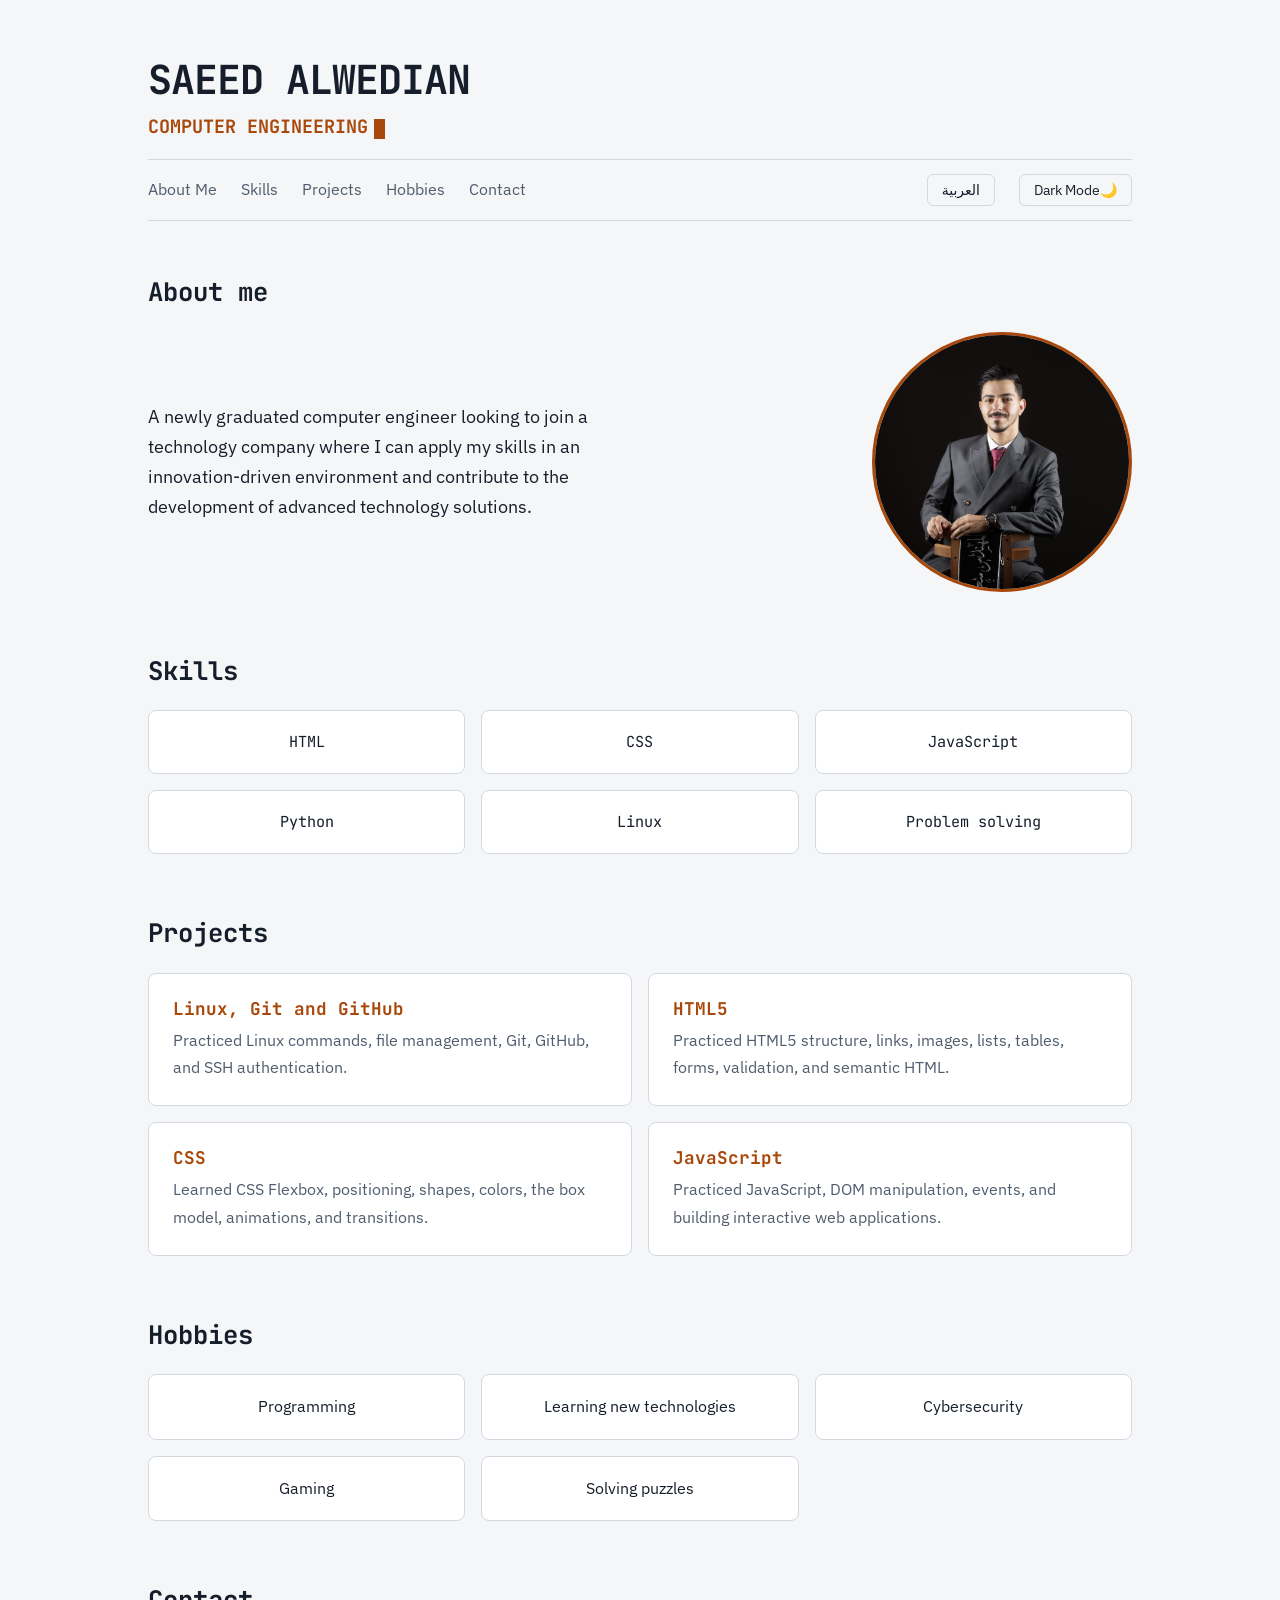
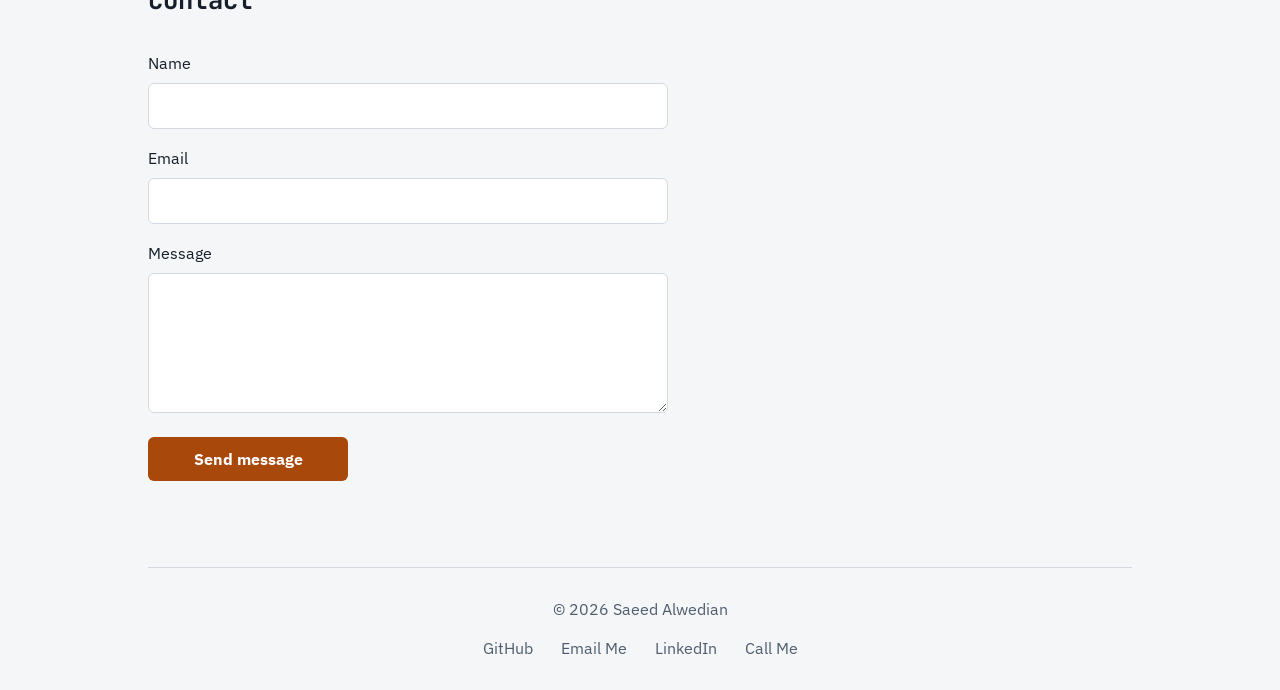
<file: bounce02/index.html>
<!DOCTYPE html>
<html lang="en" dir="ltr">
<head>
    <meta charset="UTF-8">
    <meta name="viewport" content="width=device-width, initial-scale=1.0">
    <meta name="description" content="Portfolio of Saeed Alwedian, a computer engineer building skills in web development, Linux and cybersecurity.">
    <title>Saeed Alwedian | Computer Engineering</title>
    <link href="https://fonts.googleapis.com/css2?family=IBM+Plex+Sans:wght@400;500;600&family=JetBrains+Mono:wght@400;700&display=swap" rel="stylesheet">
    <link rel="stylesheet" href="style.css">
</head>
<body>

    <header id="top" class="site-header">
        <div id="header" class="head">
            <h1 data-i18n="name">SAEED ALWEDIAN</h1>
            <h2><span data-i18n="title">COMPUTER ENGINEERING</span><span class="cursor" aria-hidden="true"></span></h2>
        </div>
        <nav id="about" aria-label="Main navigation">
            <a href="#Aboutme" data-i18n="navAbout">About Me</a>
            <a href="#Skills" data-i18n="navSkills">Skills</a>
            <a href="#Projects" data-i18n="navProjects">Projects</a>
            <a href="#Hobbies" data-i18n="navHobbies">Hobbies</a>
            <a href="#Contact" data-i18n="navContact">Contact</a>
            <button id="langButton" type="button" data-i18n="langButton">العربية</button>
            <button id="themeButton" type="button">Dark Mode🌙</button>
        </nav>
    </header>

    <main>
        <section id="Aboutme" class="Aboutme">
            <h2 data-i18n="aboutTitle">About me</h2>
            <div class="about-content">
                <div id="para">
                    <p data-i18n="aboutText">A newly graduated computer engineer looking to join a technology company where I can apply my skills in an innovation-driven environment and contribute to the development of advanced technology solutions.</p>
                </div>
                <img src="assets/profile.jpg" alt="Profile photo of Saeed Alwedian" width="300" height="300">
            </div>
        </section>

        <section id="Skills">
            <h2 data-i18n="skillsTitle">Skills</h2>
            <ul id="grid">
                <li class="lists">HTML</li>
                <li class="lists">CSS</li>
                <li class="lists">JavaScript</li>
                <li class="lists">Python</li>
                <li class="lists">Linux</li>
                <li class="lists" data-i18n="skillProblem">Problem solving</li>
            </ul>
        </section>

        <section id="Projects">
            <h2 data-i18n="projectsTitle">Projects</h2>
            <div id="grid-project">
                <article class="article">
                    <h3>Linux, Git and GitHub</h3>
                    <p data-i18n="project0">Practiced Linux commands, file management, Git, GitHub, and SSH authentication.</p>
                </article>
                <article class="article">
                    <h3>HTML5</h3>
                    <p data-i18n="project1">Practiced HTML5 structure, links, images, lists, tables, forms, validation, and semantic HTML.</p>
                </article>
                <article class="article">
                    <h3>CSS</h3>
                    <p data-i18n="project2">Learned CSS Flexbox, positioning, shapes, colors, the box model, animations, and transitions.</p>
                </article>
                <article class="article">
                    <h3>JavaScript</h3>
                    <p data-i18n="project3">Practiced JavaScript, DOM manipulation, events, and building interactive web applications.</p>
                </article>
            </div>
        </section>

        <section id="Hobbies">
            <h2 data-i18n="hobbiesTitle">Hobbies</h2>
            <ul>
                <li class="lists-hobbies" data-i18n="hobby0">Programming</li>
                <li class="lists-hobbies" data-i18n="hobby1">Learning new technologies</li>
                <li class="lists-hobbies" data-i18n="hobby2">Cybersecurity</li>
                <li class="lists-hobbies" data-i18n="hobby3">Gaming</li>
                <li class="lists-hobbies" data-i18n="hobby4">Solving puzzles</li>
            </ul>
        </section>

        <section id="Contact">
            <h2 data-i18n="contactTitle">Contact</h2>
            <form id="contactForm">
                <label for="fullname" data-i18n="labelName">Name</label>
                <input type="text" id="fullname" name="fullname" autocomplete="name" required>

                <label for="email" data-i18n="labelEmail">Email</label>
                <input type="email" id="email" name="email" autocomplete="email" required>

                <label for="message" data-i18n="labelMessage">Message</label>
                <textarea id="message" name="message" required minlength="10"></textarea>

                <button id="Submit" type="submit" data-i18n="sendButton">Send message</button>
                <p id="formStatus" role="status"></p>
            </form>
        </section>
    </main>

    <footer id="copy">
        <p data-i18n="copyright">© 2026 Saeed Alwedian</p>
        <a href="https://github.com/Saeedwedyan" target="_blank" rel="noopener noreferrer">GitHub</a>
        <a href="mailto:saeedalwedian@gmail.com" data-i18n="footerEmail">Email Me</a>
        <a href="https://www.linkedin.com/in/saeed-alwedyan" target="_blank" rel="noopener noreferrer">LinkedIn</a>
        <a href="tel:+962786906765" data-i18n="footerCall">Call Me</a>
    </footer>
    <script src="script.js"></script>
</body>
</html>
</file>
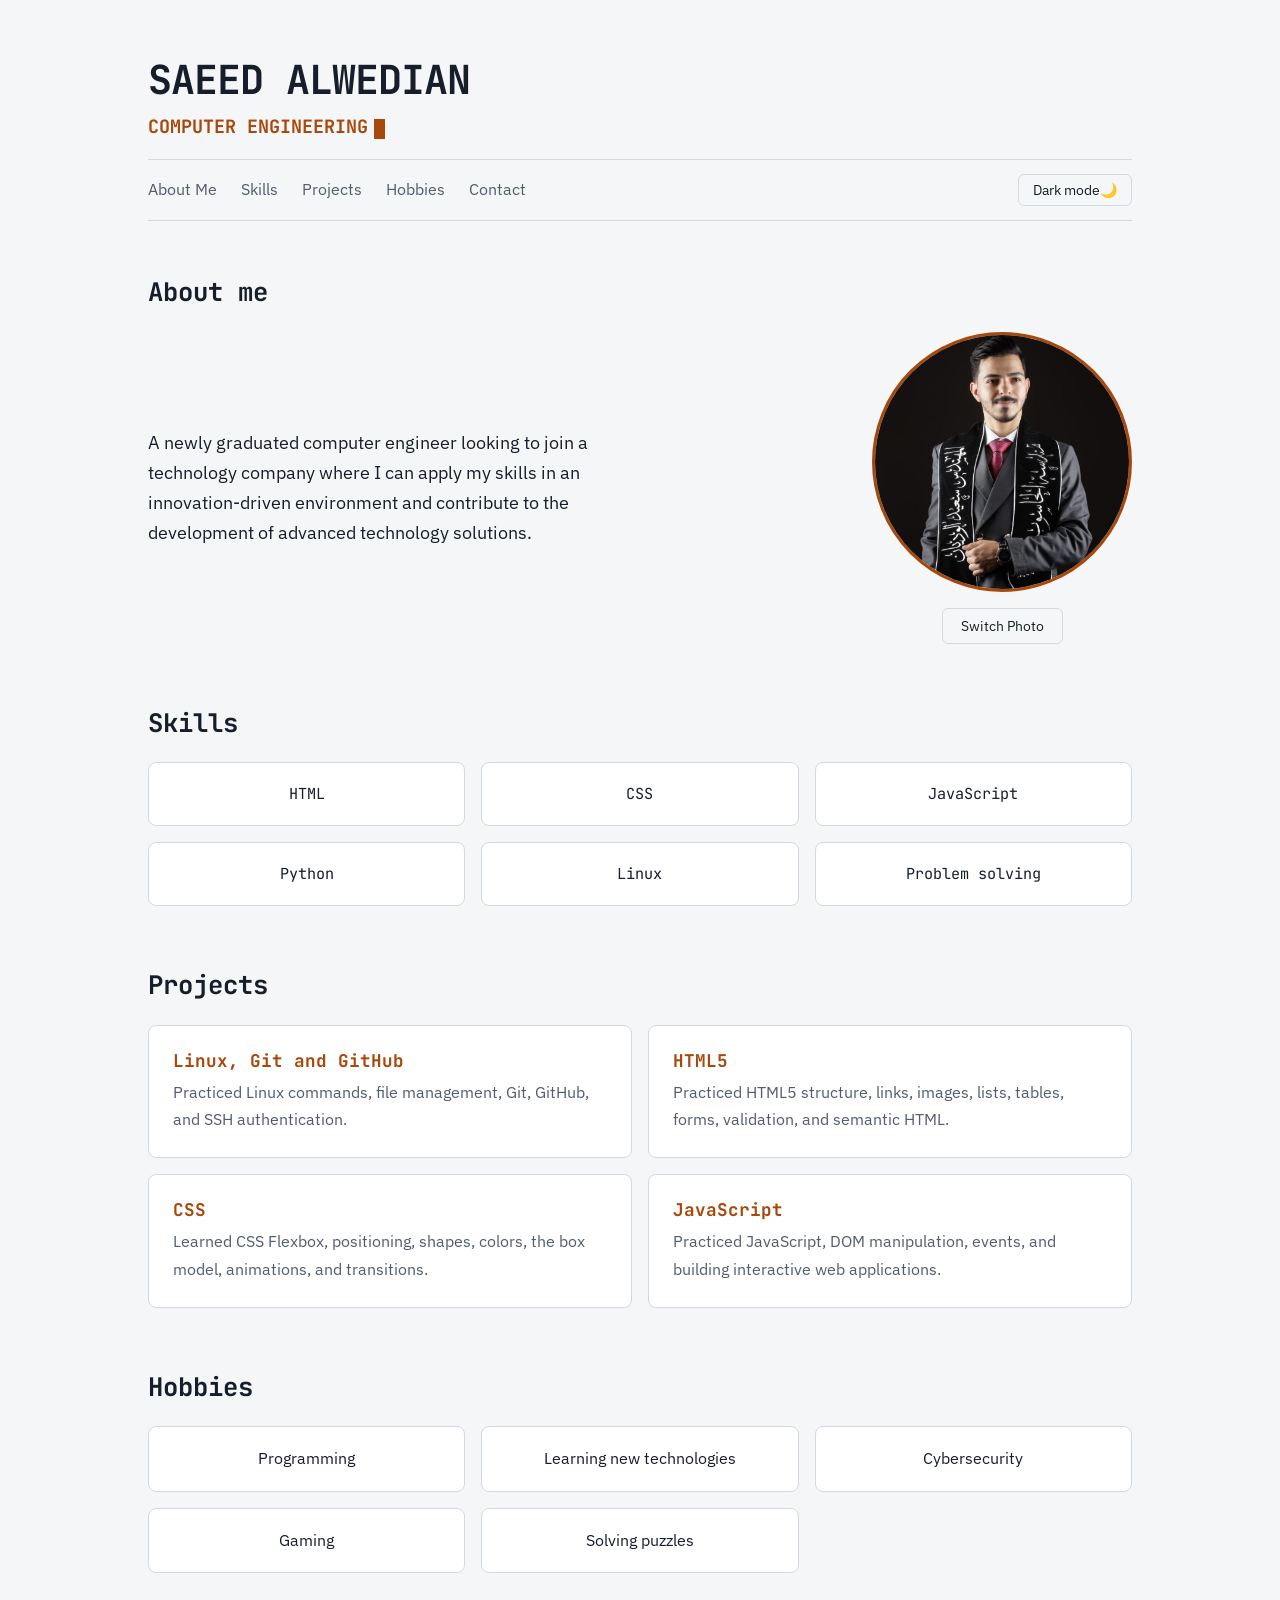
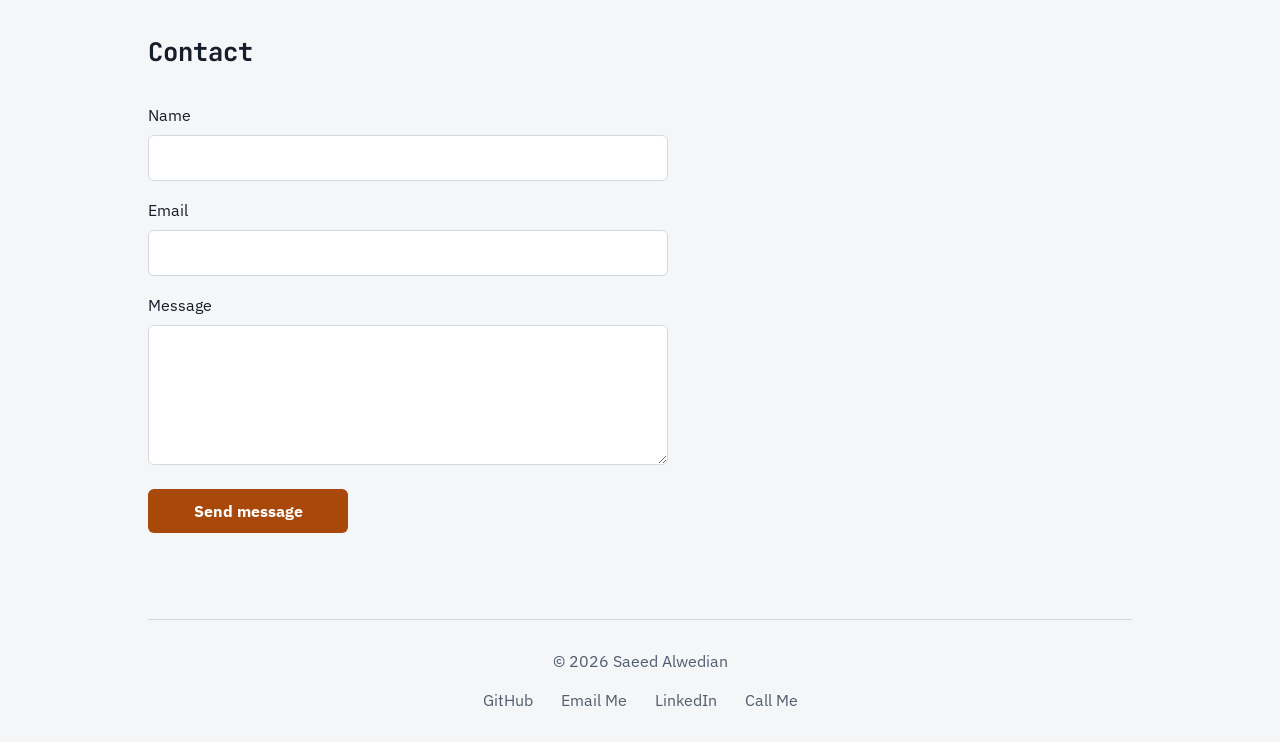
<file: bounus01/index.html>
<!DOCTYPE html>
<html lang="en">
<head>
    <meta charset="UTF-8">
    <meta name="viewport" content="width=device-width, initial-scale=1.0">
    <meta name="description" content="Portfolio of Saeed Alwedian, a computer engineer building skills in web development, Linux and cybersecurity.">
    <title>Saeed Alwedian | Computer Engineering</title>
    <link href="https://fonts.googleapis.com/css2?family=IBM+Plex+Sans:wght@400;500;600&family=JetBrains+Mono:wght@400;700&display=swap" rel="stylesheet">
    <link rel="stylesheet" href="style.css">
</head>
<body>

    <header id="top" class="site-header">
        <div id="header" class="head">
            <h1>SAEED ALWEDIAN</h1>
            <h2>COMPUTER ENGINEERING<span class="cursor" aria-hidden="true"></span></h2>
        </div>
        <nav id="about" aria-label="Main navigation">
            <a href="#Aboutme">About Me</a>
            <a href="#Skills">Skills</a>
            <a href="#Projects">Projects</a>
            <a href="#Hobbies">Hobbies</a>
            <a href="#Contact">Contact</a>
            <button id="themeButton" type="button">Dark mode🌙</button>
        </nav>
    </header>

    <main>
        <section id="Aboutme" class="Aboutme">
            <h2>About me</h2>
            <div class="about-content">
                <div id="para">
                    <p>
                        A newly graduated computer engineer looking to join a technology company
                        where I can apply my skills in an innovation-driven environment and
                        contribute to the development of advanced technology solutions.
                    </p>
                </div>
                <div class="photo-box">
                    <img id="profilePhoto" src="assets/profile.jpg" alt="Profile photo of Saeed Alwedian" width="300" height="300">
                    <button id="switchButton" type="button">Switch Photo</button>
                </div>
            </div>
        </section>

        <section id="Skills">
            <h2>Skills</h2>
            <ul id="grid">
                <li class="lists">HTML</li>
                <li class="lists">CSS</li>
                <li class="lists">JavaScript</li>
                <li class="lists">Python</li>
                <li class="lists">Linux</li>
                <li class="lists">Problem solving</li>
            </ul>
        </section>

        <section id="Projects">
            <h2>Projects</h2>
            <div id="grid-project">
                <article class="article">
                    <h3>Linux, Git and GitHub</h3>
                    <p>Practiced Linux commands, file management, Git, GitHub, and SSH authentication.</p>
                </article>
                <article class="article">
                    <h3>HTML5</h3>
                    <p>Practiced HTML5 structure, links, images, lists, tables, forms, validation, and semantic HTML.</p>
                </article>
                <article class="article">
                    <h3>CSS</h3>
                    <p>Learned CSS Flexbox, positioning, shapes, colors, the box model, animations, and transitions.</p>
                </article>
                <article class="article">
                    <h3>JavaScript</h3>
                    <p>Practiced JavaScript, DOM manipulation, events, and building interactive web applications.</p>
                </article>
            </div>
        </section>

        <section id="Hobbies">
            <h2>Hobbies</h2>
            <ul>
                <li class="lists-hobbies">Programming</li>
                <li class="lists-hobbies">Learning new technologies</li>
                <li class="lists-hobbies">Cybersecurity</li>
                <li class="lists-hobbies">Gaming</li>
                <li class="lists-hobbies">Solving puzzles</li>
            </ul>
        </section>

        <section id="Contact">
            <h2>Contact</h2>
            <form id="contactForm">
                <label for="fullname">Name</label>
                <input type="text" id="fullname" name="fullname" autocomplete="name" required>

                <label for="email">Email</label>
                <input type="email" id="email" name="email" autocomplete="email" required>

                <label for="message">Message</label>
                <textarea id="message" name="message" required minlength="10"></textarea>

                <button id="Submit" type="submit">Send message</button>
                <p id="formStatus" role="status"></p>
            </form>
        </section>
    </main>

    <footer id="copy">
        <p>© 2026 Saeed Alwedian</p>
        <a href="https://github.com/Saeedwedyan" target="_blank" rel="noopener noreferrer">GitHub</a>
        <a href="mailto:saeedalwedian@gmail.com">Email Me</a>
        <a href="https://www.linkedin.com/in/saeed-alwedyan" target="_blank" rel="noopener noreferrer"> LinkedIn </a>
        <a href="tel:+962786906765">Call Me</a>
    </footer>
    <script src="script.js"></script>
</body>
</html>
</file>
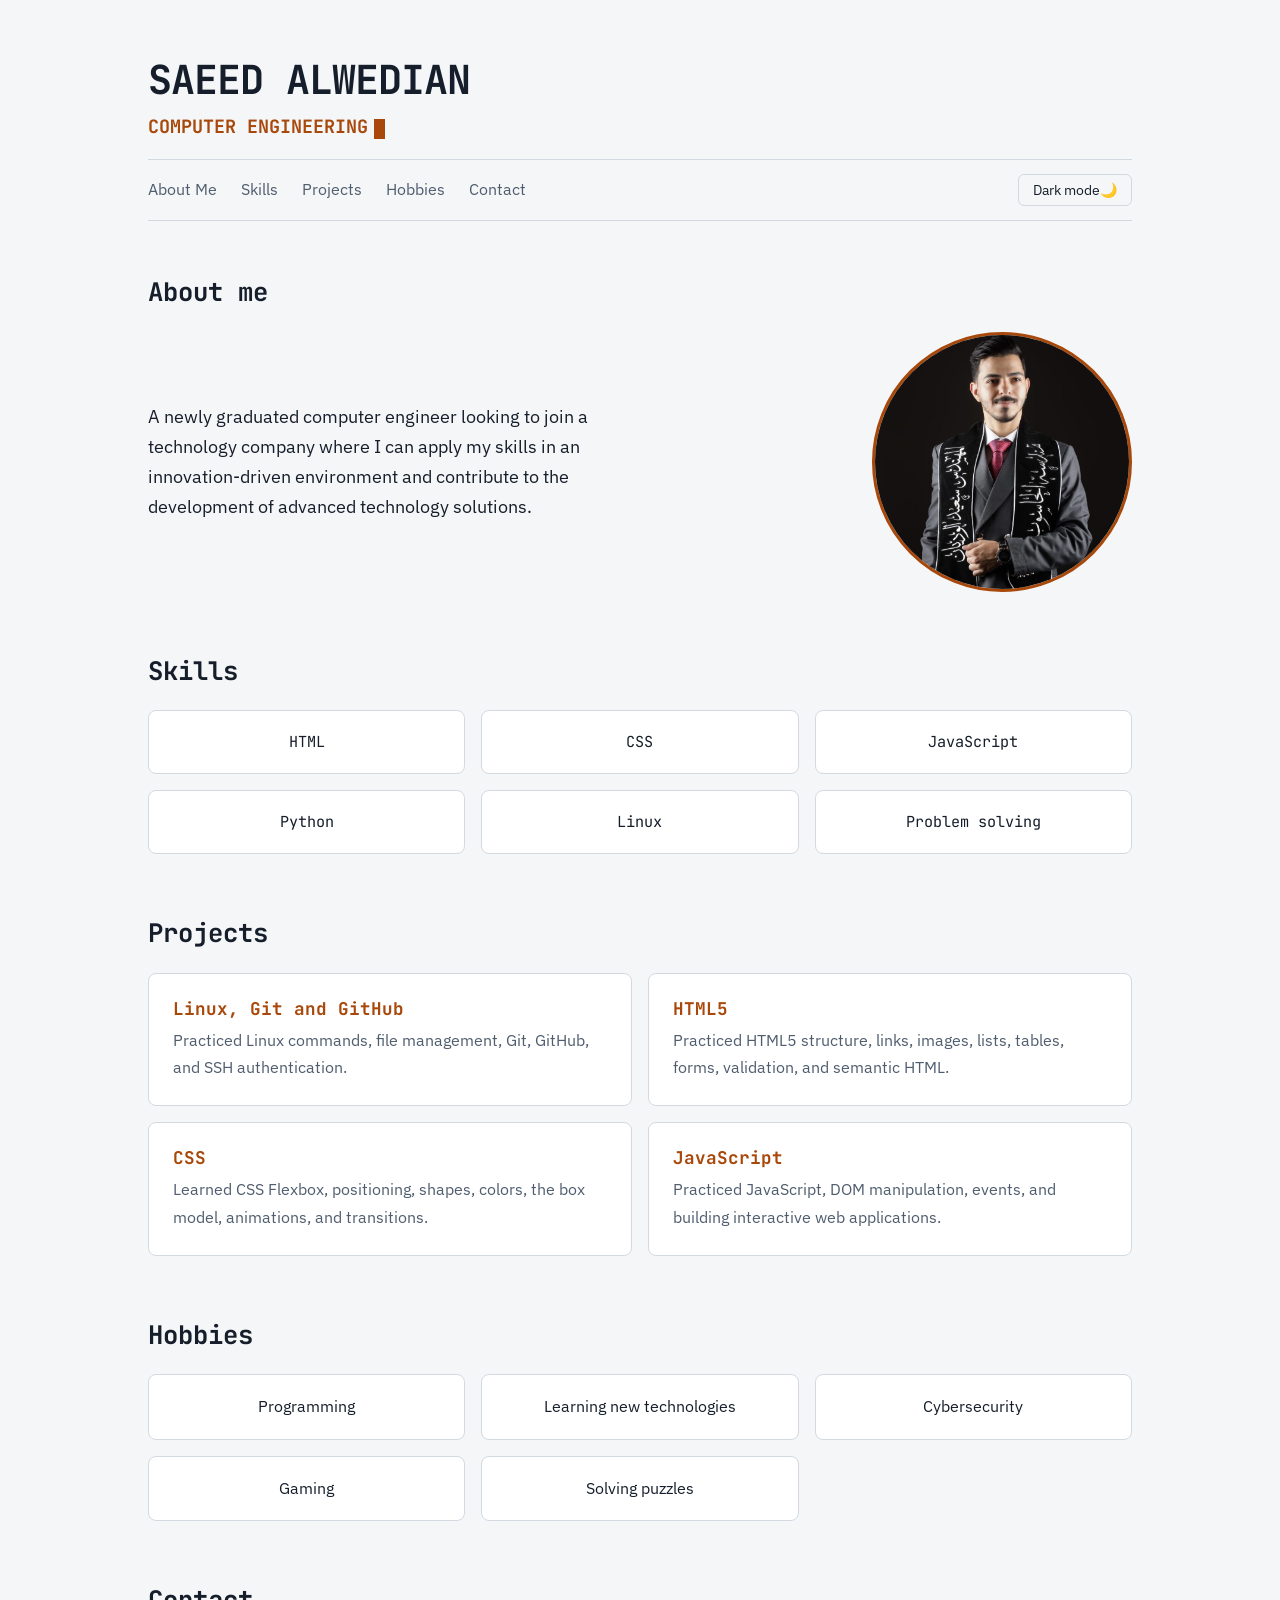
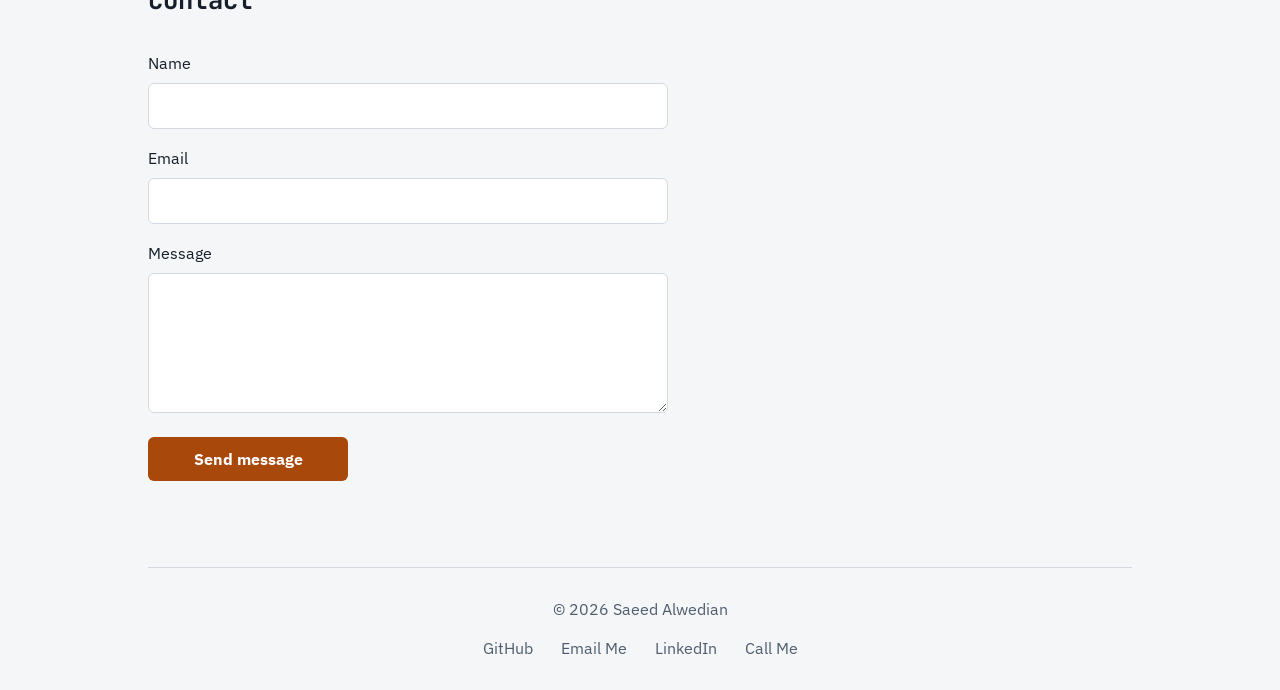
<file: ex00/index.html>
<!DOCTYPE html>
<html lang="en">
<head>
    <meta charset="UTF-8">
    <meta name="viewport" content="width=device-width, initial-scale=1.0">
    <meta name="description" content="Portfolio of Saeed Alwedian, a computer engineer building skills in web development, Linux and cybersecurity.">
    <title>Saeed Alwedian | Computer Engineering</title>
    <link href="https://fonts.googleapis.com/css2?family=IBM+Plex+Sans:wght@400;500;600&family=JetBrains+Mono:wght@400;700&display=swap" rel="stylesheet">
    <link rel="stylesheet" href="style.css">
</head>
<body>

    <header id="top" class="site-header">
        <div id="header" class="head">
            <h1>SAEED ALWEDIAN</h1>
            <h2>COMPUTER ENGINEERING<span class="cursor" aria-hidden="true"></span></h2>
        </div>
        <nav id="about" aria-label="Main navigation">
            <a href="#Aboutme">About Me</a>
            <a href="#Skills">Skills</a>
            <a href="#Projects">Projects</a>
            <a href="#Hobbies">Hobbies</a>
            <a href="#Contact">Contact</a>
            <button id="themeButton" type="button">Dark mode🌙</button>
        </nav>
    </header>

    <main>
        <section id="Aboutme" class="Aboutme">
            <h2>About me</h2>
            <div class="about-content">
                <div id="para">
                    <p>
                        A newly graduated computer engineer looking to join a technology company
                        where I can apply my skills in an innovation-driven environment and
                        contribute to the development of advanced technology solutions.
                    </p>
                </div>
                <img src="assets/profile.jpg" alt="Profile photo of Saeed Alwedian" width="300" height="300">
            </div>
        </section>

        <section id="Skills">
            <h2>Skills</h2>
            <ul id="grid">
                <li class="lists">HTML</li>
                <li class="lists">CSS</li>
                <li class="lists">JavaScript</li>
                <li class="lists">Python</li>
                <li class="lists">Linux</li>
                <li class="lists">Problem solving</li>
            </ul>
        </section>

        <section id="Projects">
            <h2>Projects</h2>
            <div id="grid-project">
                <article class="article">
                    <h3>Linux, Git and GitHub</h3>
                    <p>Practiced Linux commands, file management, Git, GitHub, and SSH authentication.</p>
                </article>
                <article class="article">
                    <h3>HTML5</h3>
                    <p>Practiced HTML5 structure, links, images, lists, tables, forms, validation, and semantic HTML.</p>
                </article>
                <article class="article">
                    <h3>CSS</h3>
                    <p>Learned CSS Flexbox, positioning, shapes, colors, the box model, animations, and transitions.</p>
                </article>
                <article class="article">
                    <h3>JavaScript</h3>
                    <p>Practiced JavaScript, DOM manipulation, events, and building interactive web applications.</p>
                </article>
            </div>
        </section>

        <section id="Hobbies">
            <h2>Hobbies</h2>
            <ul>
                <li class="lists-hobbies">Programming</li>
                <li class="lists-hobbies">Learning new technologies</li>
                <li class="lists-hobbies">Cybersecurity</li>
                <li class="lists-hobbies">Gaming</li>
                <li class="lists-hobbies">Solving puzzles</li>
            </ul>
        </section>

        <section id="Contact">
            <h2>Contact</h2>
            <form id="contactForm">
                <label for="fullname">Name</label>
                <input type="text" id="fullname" name="fullname" autocomplete="name" required>

                <label for="email">Email</label>
                <input type="email" id="email" name="email" autocomplete="email" required>

                <label for="message">Message</label>
                <textarea id="message" name="message" required minlength="10"></textarea>

                <button id="Submit" type="submit">Send message</button>
                <p id="formStatus" role="status"></p>
            </form>
        </section>
    </main>

    <footer id="copy">
        <p>© 2026 Saeed Alwedian</p>
        <a href="https://github.com/Saeedwedyan" target="_blank" rel="noopener noreferrer">GitHub</a>
        <a href="mailto:saeedalwedian@gmail.com">Email Me</a>
        <a href="https://www.linkedin.com/in/saeed-alwedyan" target="_blank" rel="noopener noreferrer"> LinkedIn </a>
        <a href="tel:+962786906765">Call Me</a>
    </footer>
    <script src="script.js"></script>
</body>
</html>
</file>
<file: bounce02/style.css>
* {
    box-sizing: border-box;
}

html {
    scroll-behavior: smooth;
}

body {
    margin: 0 auto;
    width: 1040px;
    padding: 0 28px;
    font-family: "IBM Plex Sans", system-ui, -apple-system, "Segoe UI", Arial, sans-serif;
    line-height: 1.7;
    background: #f5f6f8;
    color: #151e2a;
    transition: background 0.2s, color 0.2s;
}

h1, h2, h3 {
    font-family: "JetBrains Mono", "Courier New", monospace;
    line-height: 1.2;
}
.head {
    padding: 56px 0 20px;
}

.head h1 {
    margin: 0;
    font-size: 40px;
    font-weight: bold;
    letter-spacing: -1px;
}
.head h2 {
    margin: 12px 0 0;
    font-size: 1.15rem;
    color: #a8480a;
}

.cursor {
    display: inline-block;
    width: 0.6em;
    height: 1.1em;
    margin-left: 6px;
    vertical-align: text-bottom;
    background: #a8480a;
    animation: blink 1.1s steps(1) infinite;
}

@keyframes blink {
    50% { opacity: 0; }
}

#about {
    display: flex;
    flex-wrap: wrap;
    align-items: center;
    gap: 8px 24px;
    padding: 14px 0;
    border-top: 1px solid #d3d9e1;
    border-bottom: 1px solid #d3d9e1;
}

#about a {
    text-decoration: none;
    color: #4f5d6e;
}

#about a:hover {
    color: #151e2a;
    text-decoration: underline;
    text-underline-offset: 6px;
}

#themeButton,
#langButton {
    padding: 6px 14px;
    font-family: inherit;
    font-size: 14px;
    color: #151e2a;
    background: transparent;
    border: 1px solid #d3d9e1;
    border-radius: 6px;
    cursor: pointer;
}

#themeButton:hover,
#langButton:hover {
    border-color: #a8480a;
}

#langButton {
    margin-left: auto;
}

section {
    padding: 56px 0 8px;
}

section h2 {
    margin: 0 0 24px;
    font-size: 1.6rem;
}
.about-content {
    display: flex;
    justify-content: space-between;
    align-items: center;
    gap: 40px;
}

#para {
    width: 500px;
}

#para p {
    margin: 0;
    font-size: 1.1rem;
}

.about-content img {
    width: 260px;
    height: 260px;
    object-fit: cover;
    border-radius: 50%;
    border: 3px solid #a8480a;
    background: #ffffff;
}
#grid {
    display: grid;
    grid-template-columns: 1fr 1fr 1fr;    
    gap: 16px;
    padding: 0;
    margin: 0;
    list-style: none;
}
.lists{
    transition: transform 0.3s ease, box-shadow 0.3s ease;

}
.lists:hover{
    transform: translatey(-8px) scale(1.05);
    box-shadow: 0 10px 20px rgba(0, 0, 0, 0.2);
}
.dark .lists:hover{
    transform: translatey(-8px) scale(1.05);
    box-shadow: 0 10px 20px rgba(255, 255, 255, 0.5);
}

#grid li {
    padding: 18px;
    background: #ffffff;
    border: 1px solid #d3d9e1;
    border-radius: 8px;
    text-align: center;
    font-family: "JetBrains Mono", "Courier New", monospace;
    font-size: 0.95rem;
}

#grid-project {
    display: grid;
    grid-template-columns: 1fr 1fr;    
    gap: 16px;
}

#grid-project article {
    padding: 24px;
    background: #ffffff;
    border: 1px solid #d3d9e1;
    border-radius: 8px;
}

#grid-project h3 {
    margin: 0 0 8px;
    font-size: 1.1rem;
    color: #a8480a;
}

#grid-project p {
    margin: 0;
    color: #4f5d6e;
}
.article{
    transition: transform 0.3s ease, box-shadow 0.3s ease;
}
.article:hover{
    transform: translatey(-8px) scale(1.05);
    box-shadow: 0 10px 20px rgba(0, 0, 0, 0.2);
}
.dark .article:hover{
    transform: translatey(-8px) scale(1.05);
    box-shadow: 0 10px 20px rgb(255, 255, 255,0.5);
}
#Hobbies ul {
    display: grid;
    grid-template-columns: 1fr 1fr 1fr;
    gap: 16px;
    padding: 0;
    margin: 0;
    list-style: none;
}

#Hobbies li {
    padding: 18px;
    background: #ffffff;
    border: 1px solid #d3d9e1;
    border-radius: 8px;
    text-align: center;
}
.lists-hobbies{
    transition: transform 0.3s ease-in;
}
.dark .lists-hobbies{
    transition: transform 0.3s ease-out;
}
.lists-hobbies:hover{
    transform: translatey(-8px) scale(1.05);
}


#Contact form {
    display: flex;
    flex-direction: column;
    gap: 6px;
    width: 520px;
}

#Contact label {
    margin-top: 10px;
}

#Contact input,
#Contact textarea {
    padding: 12px;
    font-family: inherit;
    font-size: 16px;
    color: #151e2a;
    background: #ffffff;
    border: 1px solid #d3d9e1;
    border-radius: 6px;
}

#Contact textarea {
    height: 140px;
    resize: vertical;
}

#Submit {
    width: 200px;
    margin-top: 18px;
    padding: 12px 26px;
    font-family: inherit;
    font-size: 16px;
    font-weight: bold;
    color: #ffffff;
    background: #a8480a;
    border: none;
    border-radius: 6px;
    cursor: pointer;
}

#Submit:hover {
    opacity: 0.85;
}

#formStatus {
    margin: 8px 0 0;
    color: #4f5d6e;
}

#copy {
    display: flex;
    flex-wrap: wrap;
    justify-content: center;
    gap: 12px 28px;
    margin-top: 64px;
    padding: 28px 0;
    border-top: 1px solid #d3d9e1;
    color: #4f5d6e;
}

#copy p {
    width: 100%;
    margin: 0;
    text-align: center;
}

#copy a {
    color: #4f5d6e;
    text-decoration: none;
}

#copy a:hover {
    color: #a8480a;
    text-decoration: underline;
    text-underline-offset: 6px;
}

.dark {
    background: #0d1420;
    color: #e4eaf2;
}

.dark .head h2 {
    color: #ffb454;
}

.dark .cursor {
    background: #ffb454;
}

.dark #about {
    border-color: #25324a;
}

.dark #about a {
    color: #93a1b3;
}

.dark #about a:hover {
    color: #e4eaf2;
}


.dark #themeButton,
.dark #langButton {
    color: #e4eaf2;
    border-color: #25324a;
}

.dark #themeButton:hover,
.dark #langButton:hover {
    border-color: #ffb454;
}
.dark .about-content img {
    background: #131c2b;
    border-color: #ffb454;
}

.dark #grid li,
.dark #grid-project article,
.dark #Hobbies li {
    background: #131c2b;
    border-color: #25324a;
}

.dark #grid-project h3 {
    color: #ffb454;
}

.dark #grid-project p {
    color: #93a1b3;
}

.dark #Contact input,
.dark #Contact textarea {
    color: #e4eaf2;
    background: #131c2b;
    border-color: #25324a;
}

.dark #Submit {
    color: #10151d;
    background: #ffb454;
}

.dark #formStatus {
    color: #93a1b3;
}

.dark #copy {
    border-color: #25324a;
    color: #93a1b3;
}

.dark #copy a {
    color: #93a1b3;
}

.dark #copy a:hover {
    color: #ffb454;
}

[dir="rtl"] #langButton {
    margin-left: 0;
    margin-right: auto;
}

[dir="rtl"] .cursor {
    margin-left: 0;
    margin-right: 6px;
}

[lang="ar"] .head h1 {
    letter-spacing: 0;
}

[lang="ar"] h1,
[lang="ar"] h2,
[lang="ar"] h3,
[lang="ar"] #grid li {
    font-family: Tahoma, Arial, sans-serif;
}

@media (max-width: 768px) {
    body {
        padding: 0 16px;
    }

    .head {
        padding-top: 36px;
    }

    #langButton {
        margin-left: 0;
    }

    [dir="rtl"] #langButton {
        margin-right: 0;
    }

    .about-content {
        flex-direction: column-reverse;
        text-align: center;
    }

    .about-content img {
        width: 200px;
        height: 200px;
    }

    #grid,
    #grid-project,
    #Hobbies ul {
        grid-template-columns: 1fr;
    }
}

@media (prefers-reduced-motion: reduce) {
    html {
        scroll-behavior: auto;
    }

    .cursor {
        animation: none;
    }

    body {
        transition: none;
    }
}
</file>
<file: bounus01/style.css>
* {
    box-sizing: border-box;
}

html {
    scroll-behavior: smooth;
}

body {
    margin: 0 auto;
    width: 1040px;
    padding: 0 28px;
    font-family: "IBM Plex Sans", system-ui, -apple-system, "Segoe UI", Arial, sans-serif;
    line-height: 1.7;
    background: #f5f6f8;
    color: #151e2a;
    transition: background 0.2s, color 0.2s;
}

h1, h2, h3 {
    font-family: "JetBrains Mono", "Courier New", monospace;
    line-height: 1.2;
}
.head {
    padding: 56px 0 20px;
}

.head h1 {
    margin: 0;
    font-size: 40px;
    font-weight: bold;
    letter-spacing: -1px;
}
.head h2 {
    margin: 12px 0 0;
    font-size: 1.15rem;
    color: #a8480a;
}

.cursor {
    display: inline-block;
    width: 0.6em;
    height: 1.1em;
    margin-left: 6px;
    vertical-align: text-bottom;
    background: #a8480a;
    animation: blink 1.1s steps(1) infinite;
}

@keyframes blink {
    50% { opacity: 0; }
}

#about {
    display: flex;
    flex-wrap: wrap;
    align-items: center;
    gap: 8px 24px;
    padding: 14px 0;
    border-top: 1px solid #d3d9e1;
    border-bottom: 1px solid #d3d9e1;
}

#about a {
    text-decoration: none;
    color: #4f5d6e;
}

#about a:hover {
    color: #151e2a;
    text-decoration: underline;
    text-underline-offset: 6px;
}

#themeButton {
    margin-left: auto;
    padding: 6px 14px;
    font-family: inherit;
    font-size: 14px;
    color: #151e2a;
    background: transparent;
    border: 1px solid #d3d9e1;
    border-radius: 6px;
    cursor: pointer;
}

#themeButton:hover {
    border-color: #a8480a;
}

section {
    padding: 56px 0 8px;
}

section h2 {
    margin: 0 0 24px;
    font-size: 1.6rem;
}
.about-content {
    display: flex;
    justify-content: space-between;
    align-items: center;
    gap: 40px;
}

#para {
    width: 500px;
}

#para p {
    margin: 0;
    font-size: 1.1rem;
}

.about-content img {
    width: 260px;
    height: 260px;
    object-fit: cover;
    border-radius: 50%;
    border: 3px solid #a8480a;
    background: #ffffff;
    transition: opacity 0.4s;
}

.photo-box {
    display: flex;
    flex-direction: column;
    align-items: center;
    gap: 16px;
}

#switchButton {
    padding: 8px 18px;
    font-family: inherit;
    font-size: 14px;
    color: #151e2a;
    background: transparent;
    border: 1px solid #d3d9e1;
    border-radius: 6px;
    cursor: pointer;
}

#switchButton:hover {
    border-color: #a8480a;
}
#grid {
    display: grid;
    grid-template-columns: 1fr 1fr 1fr;    
    gap: 16px;
    padding: 0;
    margin: 0;
    list-style: none;
}
.lists{
    transition: transform 0.3s ease, box-shadow 0.3s ease;

}
.lists:hover{
    transform: translatey(-8px) scale(1.05);
    box-shadow: 0 10px 20px rgba(0, 0, 0, 0.2);
}
.dark .lists:hover{
    transform: translatey(-8px) scale(1.05);
    box-shadow: 0 10px 20px rgba(255, 255, 255, 0.5);
}

#grid li {
    padding: 18px;
    background: #ffffff;
    border: 1px solid #d3d9e1;
    border-radius: 8px;
    text-align: center;
    font-family: "JetBrains Mono", "Courier New", monospace;
    font-size: 0.95rem;
}

#grid-project {
    display: grid;
    grid-template-columns: 1fr 1fr;    
    gap: 16px;
}

#grid-project article {
    padding: 24px;
    background: #ffffff;
    border: 1px solid #d3d9e1;
    border-radius: 8px;
}

#grid-project h3 {
    margin: 0 0 8px;
    font-size: 1.1rem;
    color: #a8480a;
}

#grid-project p {
    margin: 0;
    color: #4f5d6e;
}
.article{
    transition: transform 0.3s ease, box-shadow 0.3s ease;
}
.article:hover{
    transform: translatey(-8px) scale(1.05);
    box-shadow: 0 10px 20px rgba(0, 0, 0, 0.2);
}
.dark .article:hover{
    transform: translatey(-8px) scale(1.05);
    box-shadow: 0 10px 20px rgb(255, 255, 255,0.5);
}
#Hobbies ul {
    display: grid;
    grid-template-columns: 1fr 1fr 1fr;
    gap: 16px;
    padding: 0;
    margin: 0;
    list-style: none;
}

#Hobbies li {
    padding: 18px;
    background: #ffffff;
    border: 1px solid #d3d9e1;
    border-radius: 8px;
    text-align: center;
}
.lists-hobbies{
    transition: transform 0.3s ease-in;
}
.dark .lists-hobbies{
    transition: transform 0.3s ease-out;
}
.lists-hobbies:hover{
    transform: translatey(-8px) scale(1.05);
}


#Contact form {
    display: flex;
    flex-direction: column;
    gap: 6px;
    width: 520px;
}

#Contact label {
    margin-top: 10px;
}

#Contact input,
#Contact textarea {
    padding: 12px;
    font-family: inherit;
    font-size: 16px;
    color: #151e2a;
    background: #ffffff;
    border: 1px solid #d3d9e1;
    border-radius: 6px;
}

#Contact textarea {
    height: 140px;
    resize: vertical;
}

#Submit {
    width: 200px;
    margin-top: 18px;
    padding: 12px 26px;
    font-family: inherit;
    font-size: 16px;
    font-weight: bold;
    color: #ffffff;
    background: #a8480a;
    border: none;
    border-radius: 6px;
    cursor: pointer;
}

#Submit:hover {
    opacity: 0.85;
}

#formStatus {
    margin: 8px 0 0;
    color: #4f5d6e;
}

#copy {
    display: flex;
    flex-wrap: wrap;
    justify-content: center;
    gap: 12px 28px;
    margin-top: 64px;
    padding: 28px 0;
    border-top: 1px solid #d3d9e1;
    color: #4f5d6e;
}

#copy p {
    width: 100%;
    margin: 0;
    text-align: center;
}

#copy a {
    color: #4f5d6e;
    text-decoration: none;
}

#copy a:hover {
    color: #a8480a;
    text-decoration: underline;
    text-underline-offset: 6px;
}

.dark {
    background: #0d1420;
    color: #e4eaf2;
}

.dark .head h2 {
    color: #ffb454;
}

.dark .cursor {
    background: #ffb454;
}

.dark #about {
    border-color: #25324a;
}

.dark #about a {
    color: #93a1b3;
}

.dark #about a:hover {
    color: #e4eaf2;
}


.dark #themeButton {
    color: #e4eaf2;
    border-color: #25324a;
}

.dark #themeButton:hover {
    border-color: #ffb454;
}
.dark .about-content img {
    background: #131c2b;
    border-color: #ffb454;
}

.dark #switchButton {
    color: #e4eaf2;
    border-color: #25324a;
}

.dark #switchButton:hover {
    border-color: #ffb454;
}

.dark #grid li,
.dark #grid-project article,
.dark #Hobbies li {
    background: #131c2b;
    border-color: #25324a;
}

.dark #grid-project h3 {
    color: #ffb454;
}

.dark #grid-project p {
    color: #93a1b3;
}

.dark #Contact input,
.dark #Contact textarea {
    color: #e4eaf2;
    background: #131c2b;
    border-color: #25324a;
}

.dark #Submit {
    color: #10151d;
    background: #ffb454;
}

.dark #formStatus {
    color: #93a1b3;
}

.dark #copy {
    border-color: #25324a;
    color: #93a1b3;
}

.dark #copy a {
    color: #93a1b3;
}

.dark #copy a:hover {
    color: #ffb454;
}

@media (max-width: 768px) {
    body {
        padding: 0 16px;
    }

    .head {
        padding-top: 36px;
    }

    #themeButton {
        margin-left: 0;
    }

    .about-content {
        flex-direction: column-reverse;
        text-align: center;
    }

    .about-content img {
        width: 200px;
        height: 200px;
    }

    #grid,
    #grid-project,
    #Hobbies ul {
        grid-template-columns: 1fr;
    }
}

@media (prefers-reduced-motion: reduce) {
    html {
        scroll-behavior: auto;
    }

    .cursor {
        animation: none;
    }

    body {
        transition: none;
    }
}
</file>
<file: ex00/style.css>
* {
    box-sizing: border-box;
}

html {
    scroll-behavior: smooth;
}

body {
    margin: 0 auto;
    width: 1040px;
    padding: 0 28px;
    font-family: "IBM Plex Sans", system-ui, -apple-system, "Segoe UI", Arial, sans-serif;
    line-height: 1.7;
    background: #f5f6f8;
    color: #151e2a;
    transition: background 0.2s, color 0.2s;
}

h1, h2, h3 {
    font-family: "JetBrains Mono", "Courier New", monospace;
    line-height: 1.2;
}
.head {
    padding: 56px 0 20px;
}

.head h1 {
    margin: 0;
    font-size: 40px;
    font-weight: bold;
    letter-spacing: -1px;
}
.head h2 {
    margin: 12px 0 0;
    font-size: 1.15rem;
    color: #a8480a;
}

.cursor {
    display: inline-block;
    width: 0.6em;
    height: 1.1em;
    margin-left: 6px;
    vertical-align: text-bottom;
    background: #a8480a;
    animation: blink 1.1s steps(1) infinite;
}

@keyframes blink {
    50% { opacity: 0; }
}

#about {
    display: flex;
    flex-wrap: wrap;
    align-items: center;
    gap: 8px 24px;
    padding: 14px 0;
    border-top: 1px solid #d3d9e1;
    border-bottom: 1px solid #d3d9e1;
}

#about a {
    text-decoration: none;
    color: #4f5d6e;
}

#about a:hover {
    color: #151e2a;
    text-decoration: underline;
    text-underline-offset: 6px;
}

#themeButton {
    margin-left: auto;
    padding: 6px 14px;
    font-family: inherit;
    font-size: 14px;
    color: #151e2a;
    background: transparent;
    border: 1px solid #d3d9e1;
    border-radius: 6px;
    cursor: pointer;
}

#themeButton:hover {
    border-color: #a8480a;
}

section {
    padding: 56px 0 8px;
}

section h2 {
    margin: 0 0 24px;
    font-size: 1.6rem;
}
.about-content {
    display: flex;
    justify-content: space-between;
    align-items: center;
    gap: 40px;
}

#para {
    width: 500px;
}

#para p {
    margin: 0;
    font-size: 1.1rem;
}

.about-content img {
    width: 260px;
    height: 260px;
    object-fit: cover;
    border-radius: 50%;
    border: 3px solid #a8480a;
    background: #ffffff;
}
#grid {
    display: grid;
    grid-template-columns: 1fr 1fr 1fr;    
    gap: 16px;
    padding: 0;
    margin: 0;
    list-style: none;
}
.lists{
    transition: transform 0.3s ease, box-shadow 0.3s ease;

}
.lists:hover{
    transform: translatey(-8px) scale(1.05);
    box-shadow: 0 10px 20px rgba(0, 0, 0, 0.2);
}
.dark .lists:hover{
    transform: translatey(-8px) scale(1.05);
    box-shadow: 0 10px 20px rgba(255, 255, 255, 0.5);
}

#grid li {
    padding: 18px;
    background: #ffffff;
    border: 1px solid #d3d9e1;
    border-radius: 8px;
    text-align: center;
    font-family: "JetBrains Mono", "Courier New", monospace;
    font-size: 0.95rem;
}

#grid-project {
    display: grid;
    grid-template-columns: 1fr 1fr;    
    gap: 16px;
}

#grid-project article {
    padding: 24px;
    background: #ffffff;
    border: 1px solid #d3d9e1;
    border-radius: 8px;
}

#grid-project h3 {
    margin: 0 0 8px;
    font-size: 1.1rem;
    color: #a8480a;
}

#grid-project p {
    margin: 0;
    color: #4f5d6e;
}
.article{
    transition: transform 0.3s ease, box-shadow 0.3s ease;
}
.article:hover{
    transform: translatey(-8px) scale(1.05);
    box-shadow: 0 10px 20px rgba(0, 0, 0, 0.2);
}
.dark .article:hover{
    transform: translatey(-8px) scale(1.05);
    box-shadow: 0 10px 20px rgb(255, 255, 255,0.5);
}
#Hobbies ul {
    display: grid;
    grid-template-columns: 1fr 1fr 1fr;
    gap: 16px;
    padding: 0;
    margin: 0;
    list-style: none;
}

#Hobbies li {
    padding: 18px;
    background: #ffffff;
    border: 1px solid #d3d9e1;
    border-radius: 8px;
    text-align: center;
}
.lists-hobbies{
    transition: transform 0.3s ease-in;
}
.dark .lists-hobbies{
    transition: transform 0.3s ease-out;
}
.lists-hobbies:hover{
    transform: translatey(-8px) scale(1.05);
}


#Contact form {
    display: flex;
    flex-direction: column;
    gap: 6px;
    width: 520px;
}

#Contact label {
    margin-top: 10px;
}

#Contact input,
#Contact textarea {
    padding: 12px;
    font-family: inherit;
    font-size: 16px;
    color: #151e2a;
    background: #ffffff;
    border: 1px solid #d3d9e1;
    border-radius: 6px;
}

#Contact textarea {
    height: 140px;
    resize: vertical;
}

#Submit {
    width: 200px;
    margin-top: 18px;
    padding: 12px 26px;
    font-family: inherit;
    font-size: 16px;
    font-weight: bold;
    color: #ffffff;
    background: #a8480a;
    border: none;
    border-radius: 6px;
    cursor: pointer;
}

#Submit:hover {
    opacity: 0.85;
}

#formStatus {
    margin: 8px 0 0;
    color: #4f5d6e;
}

#copy {
    display: flex;
    flex-wrap: wrap;
    justify-content: center;
    gap: 12px 28px;
    margin-top: 64px;
    padding: 28px 0;
    border-top: 1px solid #d3d9e1;
    color: #4f5d6e;
}

#copy p {
    width: 100%;
    margin: 0;
    text-align: center;
}

#copy a {
    color: #4f5d6e;
    text-decoration: none;
}

#copy a:hover {
    color: #a8480a;
    text-decoration: underline;
    text-underline-offset: 6px;
}

.dark {
    background: #0d1420;
    color: #e4eaf2;
}

.dark .head h2 {
    color: #ffb454;
}

.dark .cursor {
    background: #ffb454;
}

.dark #about {
    border-color: #25324a;
}

.dark #about a {
    color: #93a1b3;
}

.dark #about a:hover {
    color: #e4eaf2;
}


.dark #themeButton {
    color: #e4eaf2;
    border-color: #25324a;
}

.dark #themeButton:hover {
    border-color: #ffb454;
}
.dark .about-content img {
    background: #131c2b;
    border-color: #ffb454;
}

.dark #grid li,
.dark #grid-project article,
.dark #Hobbies li {
    background: #131c2b;
    border-color: #25324a;
}

.dark #grid-project h3 {
    color: #ffb454;
}

.dark #grid-project p {
    color: #93a1b3;
}

.dark #Contact input,
.dark #Contact textarea {
    color: #e4eaf2;
    background: #131c2b;
    border-color: #25324a;
}

.dark #Submit {
    color: #10151d;
    background: #ffb454;
}

.dark #formStatus {
    color: #93a1b3;
}

.dark #copy {
    border-color: #25324a;
    color: #93a1b3;
}

.dark #copy a {
    color: #93a1b3;
}

.dark #copy a:hover {
    color: #ffb454;
}

@media (max-width: 768px) {
    body {
        padding: 0 16px;
    }

    .head {
        padding-top: 36px;
    }

    #themeButton {
        margin-left: 0;
    }

    .about-content {
        flex-direction: column-reverse;
        text-align: center;
    }

    .about-content img {
        width: 200px;
        height: 200px;
    }

    #grid,
    #grid-project,
    #Hobbies ul {
        grid-template-columns: 1fr;
    }
}

@media (prefers-reduced-motion: reduce) {
    html {
        scroll-behavior: auto;
    }

    .cursor {
        animation: none;
    }

    body {
        transition: none;
    }
}
</file>
